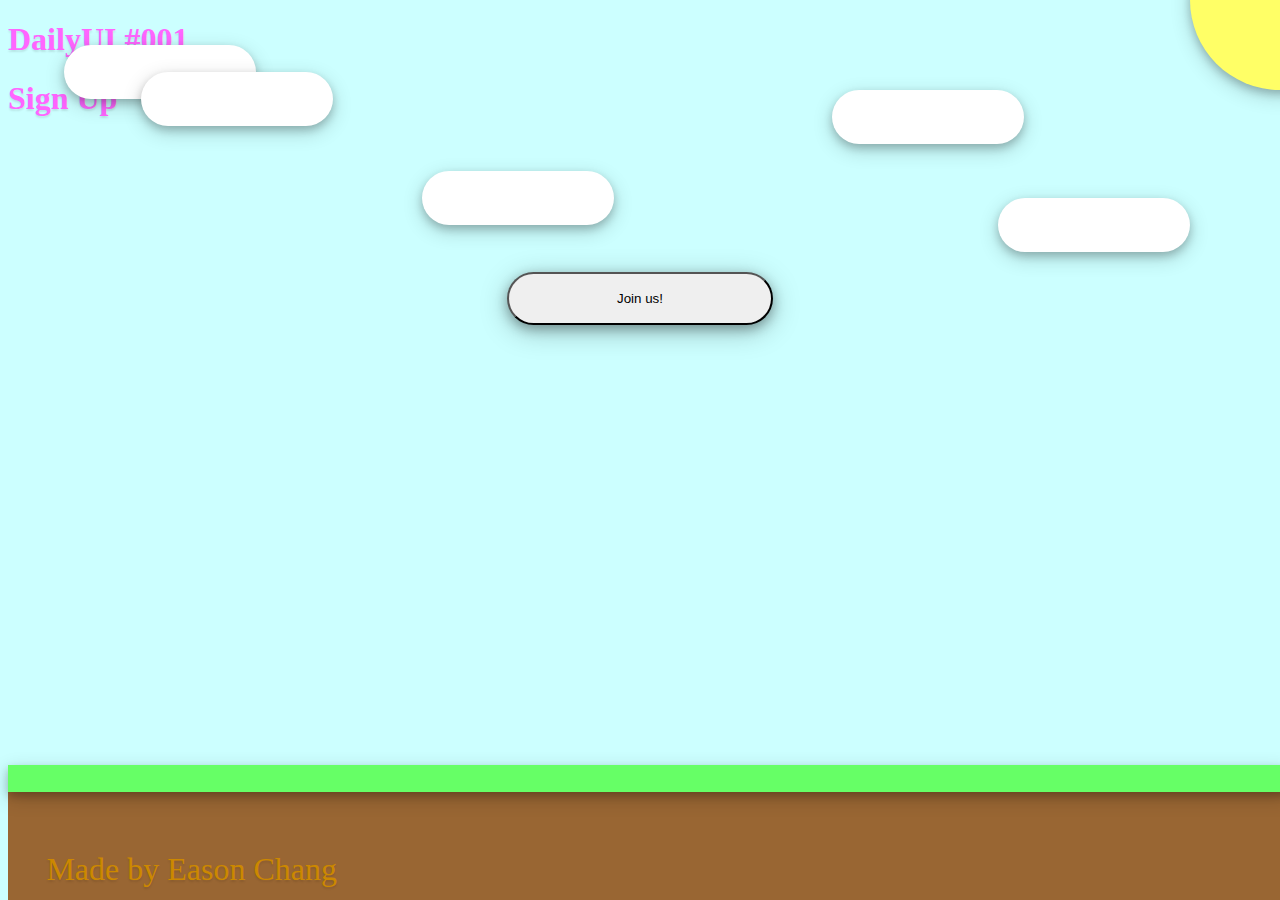
<file: 001_signup/index.html>
<!DOCTYPE html>
<html>
<head>
  <title>Sign UP</title>
  
  <!-- JQuery, Bootstrap -->
  <script src="https://ajax.googleapis.com/ajax/libs/jquery/2.2.2/jquery.min.js"></script>
  <link rel="stylesheet" href="https://maxcdn.bootstrapcdn.com/bootstrap/3.3.6/css/bootstrap.min.css" integrity="sha384-1q8mTJOASx8j1Au+a5WDVnPi2lkFfwwEAa8hDDdjZlpLegxhjVME1fgjWPGmkzs7" crossorigin="anonymous">
  <script src="https://maxcdn.bootstrapcdn.com/bootstrap/3.3.6/js/bootstrap.min.js" integrity="sha384-0mSbJDEHialfmuBBQP6A4Qrprq5OVfW37PRR3j5ELqxss1yVqOtnepnHVP9aJ7xS" crossorigin="anonymous"></script>

  <link rel="stylesheet" type="text/css" href="style.css">
  <script src="signup.js"></script>
</head>

<body>
  <h1 class="text-center">DailyUI #001</h1>
  <h1 class="text-center">Sign Up</h1>
  <button id="joinus" type="button" class="btn btn-lg btn-success">Join us!</button>
  <div id="ground">
    <p>Made by Eason Chang</p>
    <!-- <div id="links">
      <a href="https://www.facebook.com/chang.yin.hsiang"><span class="glyphicon glyphicon-globe"></span></a>
    </div> -->
  </div>
  <div id="cloud1" class="cloud"></div>
  <div id="cloud2" class="cloud"></div>
  <div id="cloud3" class="cloud"></div>
  <div id="cloud4" class="cloud"></div>
  <div id="cloud5" class="cloud"></div>
  <div id="sun"></div>
  <div id="agent"></div>
  <div id="user"></div>
  <div id="grass"></div>
  <div id="chat">
    <div id="i-am-agent" class="agent-bubble">Hello! I am your personal guide.<br/>I'll help you to join us!</div>
    <div id="what-is-your-name" class="agent-bubble">First, what's your name?</div>
    <div id="my-name-is" class="user-bubble">My name is: <input id="username-input" type="text"></div>
    <div id="nice-to-meet-you" class="agent-bubble">Nice to meet you, <span id="username-display"></span>!</div>
    <div id="what-email" class="agent-bubble">Next, what is your email address?</div>
    <div id="my-email" class="user-bubble">This is my email: <input id="email-input" type="text"></div>
    <div id="what-pw" class="agent-bubble">OK! Then, what is your password?</div>
    <div id="what-pw2" class="agent-bubble">Please tell my in a whisper :)</div>
    <div id="my-pw" class="user-bubble"><input id="pw-input" type="password"> is my password.</div>
    <div id="what-pw3" class="agent-bubble">Last of all, tell me your password again!</div>
    <div id="my-pw2" class="user-bubble"><input id="pw2-input" type="password"> , thank you!</div>
    <div id="please-check" class="agent-bubble">OK! The following is your account detail.<br/>Please check them carefully!</div>
    <div id="detail" class="agent-bubble">User name: <span id="username-check"></span><br/>
      Email: <span id="email-check"></span><br/>
      Password: <span id="pw-check">••••••••</span>
    </div>
    <div id="is-correct" class="agent-bubble">Is all correct?</div>
    <div id="yes-no" class="user-bubble"><button id="yes" class="btn btn-primary">Yes, thank you!</button> <button id="no" class="btn btn-danger" disabled="disable">No... It's wrong..</button></div>
    <div id="welcome" class="agent-bubble">OK! Welcome, <span id="welcome-username"></span>!!</div>
  </div>
</body>
</html>
</file>
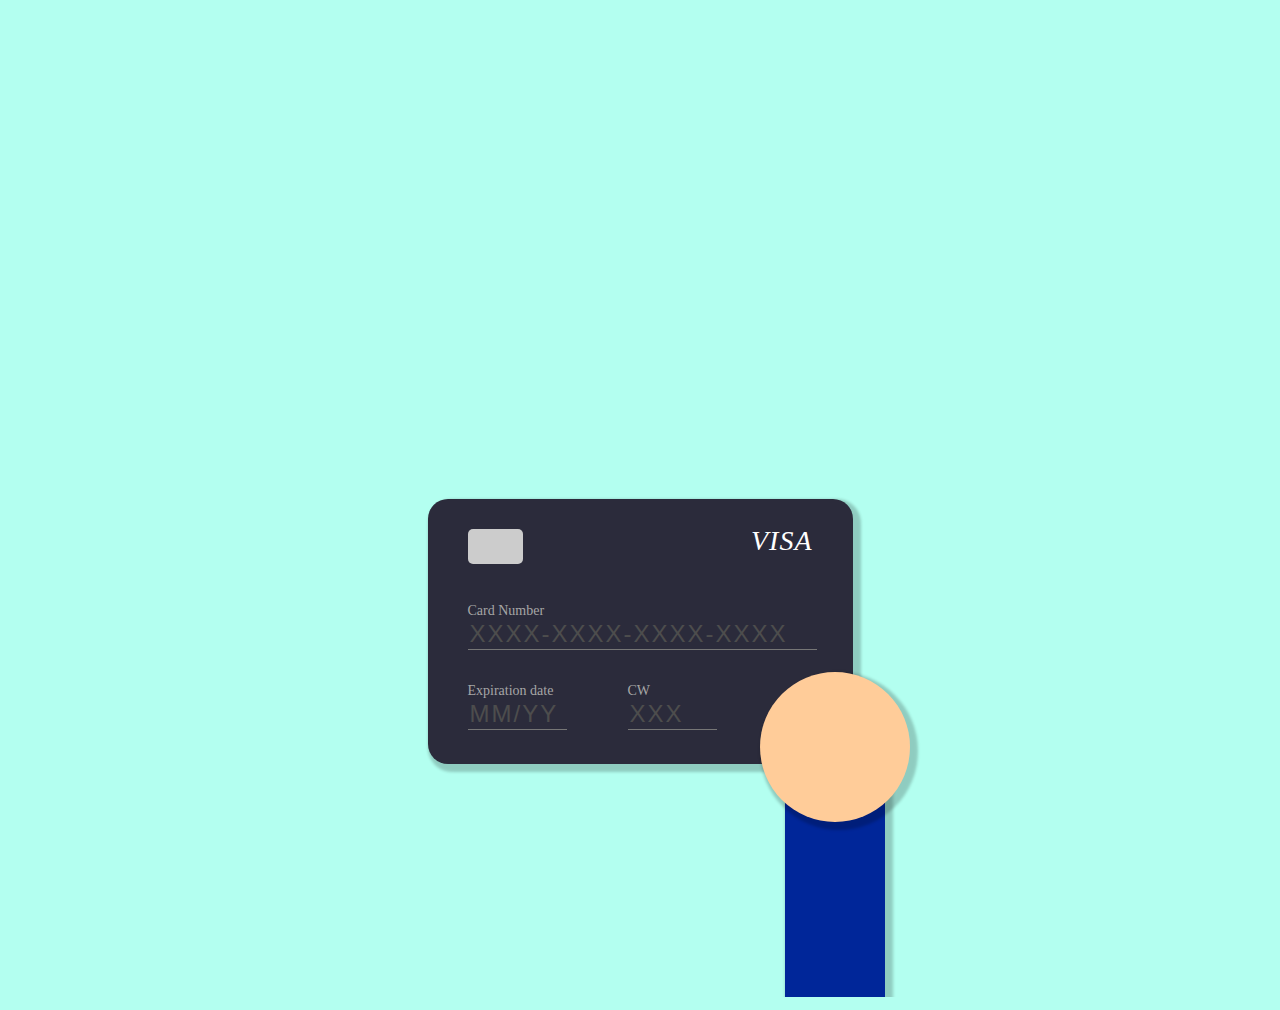
<file: 002_creditCardCheckout/index.html>
<!DOCTYPE html>
<html>
<head>
  <title>DailyUI#002: Credit Card Checkout</title>
  
  <!-- JQuery, Bootstrap -->
  <script src="https://ajax.googleapis.com/ajax/libs/jquery/2.2.2/jquery.min.js"></script>
  <link rel="stylesheet" href="https://maxcdn.bootstrapcdn.com/bootstrap/3.3.6/css/bootstrap.min.css" integrity="sha384-1q8mTJOASx8j1Au+a5WDVnPi2lkFfwwEAa8hDDdjZlpLegxhjVME1fgjWPGmkzs7" crossorigin="anonymous">
  <script src="https://maxcdn.bootstrapcdn.com/bootstrap/3.3.6/js/bootstrap.min.js" integrity="sha384-0mSbJDEHialfmuBBQP6A4Qrprq5OVfW37PRR3j5ELqxss1yVqOtnepnHVP9aJ7xS" crossorigin="anonymous"></script>

  <!-- <link rel="stylesheet" type="text/css" href="style.css"> -->
  <!--<script src="credit.js"></script>-->
  <style>

    /*@keyframes giveCard {
      from {top: 750px;}
      to {top: 200px;}
    }
    @keyframes giveCardHand {
      from {top: 900px;}
      to {top: 400px;}
    }*/

    #card {
      background-color: #2b2b3b;
      width: 425px;
      height: 265px;
      border-radius: 20px;
      position: absolute;
      left: 0; right: 0; margin:0 auto; top: 750px;
      box-shadow: 4px 4px 3px 4px rgba(0,0,0,0.2);
      /*animation-name: giveCard;
      animation-duration: 1.5s; 
      animation-fill-mode: forwards;*/
    }
    p {
      color: #a6a6a6;
      font-size: 14px;
      margin-bottom: 0;
      text-align: left;
    }
    body {
      background-color: #b3fff0;
      overflow: hidden;
      text-align: center;
    }

    #card > div {
      position: absolute;
    }
    #num-div {
      top: 90px;
      left: 40px;
    }
    #date-div {
      top: 170px;
      left: 40px;
    }
    #cw-div {
      top: 170px;
      left: 200px;
    }

    input {
      background: none;
      border-width: 0 0 1px 0;
      color: #fff;
      font-size: 24px;
      letter-spacing: 2px;
    }
    input:focus {
      outline: none;
    }
    #num {
      width: 345px;
    }
    #date {
      width: 95px;
    }
    #cw {
      width: 85px;
    }
    ::-webkit-input-placeholder { /* Chrome */
      color: #4d4d4d;
    }
    #icon {
      /*position: absolute;*/
      left: 40px;
      top: 30px;
      width: 55px;
      height: 35px;
      background-color: #ccc;
      border-radius: 5px;
    }
    #visa {
      color: #fff;
      position: absolute;
      top: 26px;
      right: 40px;
      font-size: 28px;
      letter-spacing: 1px;
    }
    #me {
      z-index: 1;
      position: absolute;
      top: 900px;
      left: 760px;
      /*background-color: #aaa;*/
      width: 150px;
      height: 250px;
      /*animation-name: giveCardHand;
      animation-duration: 1.5s; 
      animation-fill-mode: forwards;*/
    }
    #my-hand {
      width: 150px;
      height: 150px;
      border-radius: 50%;
      background-color: #ffcc99;
      box-shadow: 4px 4px 3px 4px rgba(0,0,0,0.2);
    }
    #my-arm {
      position: absolute;
      width: 100px;
      height: 250px;
      background-color: #002699;
      left: 25px;
      top: 75px;
      z-index: -1;
      box-shadow: 4px 4px 3px 4px rgba(0,0,0,0.2);
    }
    #submit {
      position: relative;
      background-color: #5cd65c;
      border-width: 0;
      width: 150px;
      height: 60px;
      border-radius: 30px;
      box-shadow: 2px 2px 2px 1px rgba(0,0,0,0.2);
      font-size: 20px;
      color: #fff;
      top: 540px;
      /*visibility: hidden;*/
      opacity: 0;
    }
    #submit:hover {
      background-color: #33cc33;
    }

    #keeper {
      z-index: 1;
      position: absolute;
      top: -300px;
      /*top: 30px;*/
      left: 370px;
      /*background-color: #aaa;*/
      width: 150px;
      height: 250px;
      /*animation-name: giveCardHand;
      animation-duration: 1.5s; 
      animation-fill-mode: forwards;*/
    }
    #keeper-hand {
      position: absolute;
      width: 150px;
      height: 150px;
      border-radius: 50%;
      background-color: #ffcc99;
      box-shadow: 4px 4px 3px 4px rgba(0,0,0,0.2);
      bottom: 0;
    }
    #keeper-arm {
      position: absolute;
      width: 100px;
      height: 250px;
      background-color: #39ac39;
      left: 25px;
      bottom: 75px;
      z-index: -1;
      box-shadow: 4px 4px 3px 4px rgba(0,0,0,0.2);
    }
  </style>
</head>

<body>
  <div id="me">
    <div id="my-hand"></div>
    <div id="my-arm"></div>
  </div>

  <div id="keeper">
    <div id="keeper-hand"></div>
    <div id="keeper-arm"></div>
  </div>

  </div>
  <div id="card">
    <div id="icon"></div>
    <div id="visa"><i>VISA</i></div>
    <div id="num-div">
      <p>Card Number</p>
      <input id="num" type="text" placeholder="XXXX-XXXX-XXXX-XXXX"/>
    </div>
    <div id="date-div">
      <p>Expiration date</p>
      <input id="date" type="text" placeholder="MM/YY"/>
    </div>
    <div id="cw-div">
      <p>CW</p>
      <input id="cw" type="text" placeholder="XXX"/>
    </div>
  </div>
  <button id="submit">Submit!</button>
</body>

<script>
$(document).ready(function(){
  var submit = $("#submit");
  var keeper = $("#keeper");
  var card = $("#card");
  var me = $("#me");

  card.animate({"top": "200px"}, 1500);
  me.animate({"top": "400px"}, 1500);

  setTimeout(function(){
    submit.animate({"opacity": 1}, 250);
    // card.animate({"top": "-500px"}, 1500);
  }, 1700);

  submit.click(function(){
    submit.animate({"opacity": 0}, 250);
    keeper.animate({"top": "30px"}, 1500, function(){
      submit.css("visibility", "hidden");
      keeper.animate({"top": "-350px"}, 1350);
      card.animate({"top": "-300px"}, 1650);
      me.animate({"top": "800px"}, 1800);
    });
  });
});
</script>
</html>
</file>
<file: 001_signup/style.css>
#joinus {
  display: block;
  margin: 0px auto;
  position: relative;
  top: 10em;
  width: 20em;
  height: 4em;
  border-radius: 2em;
  box-shadow: 0 4px 12px 0 rgba(0, 0, 0, 0.3), 0 6px 28px 0 rgba(0, 0, 0, 0.26);
  /*font-size: 30px;*/
}

h1 {
  color: #ff66ff;
  text-shadow: 0 2px 2px rgba(0, 0, 0, 0.1);
}

body {
  background-color: #ccffff;
  overflow: hidden;
}

#ground {
  width: 100vw;
  height: 15vh;
  top: 85vh;
  position: absolute;
  background-color: #996633;
}

#ground p {
  position: relative;
  top: 6vh;
  left: 3vw;
  font-size: 2em;
  color: #cc8800;
  text-shadow: 0 2px 2px rgba(0, 0, 0, 0.1);
}

/*#links {
  position: absolute;
  top: 5vh;
  left: 3vw;
  font-size: 2em;
  color: #cc8800;
  text-shadow: 0 2px 2px rgba(0, 0, 0, 0.1);
}*/

#grass {
  width: 100vw;
  height: 3vh;
  top: 85vh;
  position: absolute;
  background-color: #66ff66;
  box-shadow: 0 4px 8px 0 rgba(0, 0, 0, 0.2), 0 6px 20px 0 rgba(0, 0, 0, 0.19);
  /*box-shadow: 0px 10px 5px black;*/
}

.cloud {
  background-color: #ffffff;
  border-radius: 3vh;
  position: absolute;
  width: 15vw;
  height: 6vh;
  box-shadow: 0 4px 8px 0 rgba(0, 0, 0, 0.2), 0 6px 20px 0 rgba(0, 0, 0, 0.19);
}

#cloud1 {
  left: 5vw;
  top: 5vh;
}
#cloud2 {
  left: 11vw;
  top: 8vh;
}
#cloud3 {
  left: 78vw;
  top: 22vh;
}
#cloud4 {
  left: 65vw;
  top: 10vh;
}
#cloud5 {
  left: 33vw;
  top: 19vh;
}

#sun {
  background-color: #ffff66;
  position: absolute;
  width: 20vh;
  height: 20vh;
  right: -10vh;
  top: -10vh;
  border-radius: 10vh;
  box-shadow: 0 4px 8px 0 rgba(0, 0, 0, 0.2), 0 6px 20px 0 rgba(0, 0, 0, 0.19);
}

#agent, #user{
  background-color: #ffcc99;
  position: absolute;
  width: 8vh;
  height: 15vh;
  border-radius: 2vh;
  bottom: 15vh;
  box-shadow: 0 4px 8px 0 rgba(0, 0, 0, 0.2), 0 6px 20px 0 rgba(0, 0, 0, 0.19);
}

#agent {
  left: -15vw;
}

#user {
  right: -15vw;
}

#chat {
  background-color: rgba(200, 200, 200, 0.2);
  position: relative;
  margin: 0px auto;
  width: 58vw;
  height: 50vh;
  top: -5vh;
  visibility: hidden;
  opacity: 0;
  overflow-y: scroll;
  border-radius: 1vh;
  box-shadow: 0 4px 4px 0 rgba(0, 0, 0, 0.2), 0 6px 10px 0 rgba(0, 0, 0, 0.19);
}

.agent-bubble, .user-bubble{
  font-size: 18px;
  position: absolute;
  bottom: 3vh;
  padding: 2vh;
  border-radius: 2vh;
  opacity: 0;
  visibility: hidden;
  box-shadow: 0 1px 2px 0 rgba(0, 0, 0, 0.2), 0 2px 5px 0 rgba(0, 0, 0, 0.19);
  /*margin: 1em;*/
}

.agent-bubble {
  background-color: #dddddd;
  left: 1vw;
  float: left;
}

.user-bubble {
  background-color: #33cc33;
  right: 1vw;
  float: right;
}

#yes, #no {
  box-shadow: 0 2px 6px 0 rgba(0, 0, 0, 0.3), 0 3px 15px 0 rgba(0, 0, 0, 0.26);
}
</file>
